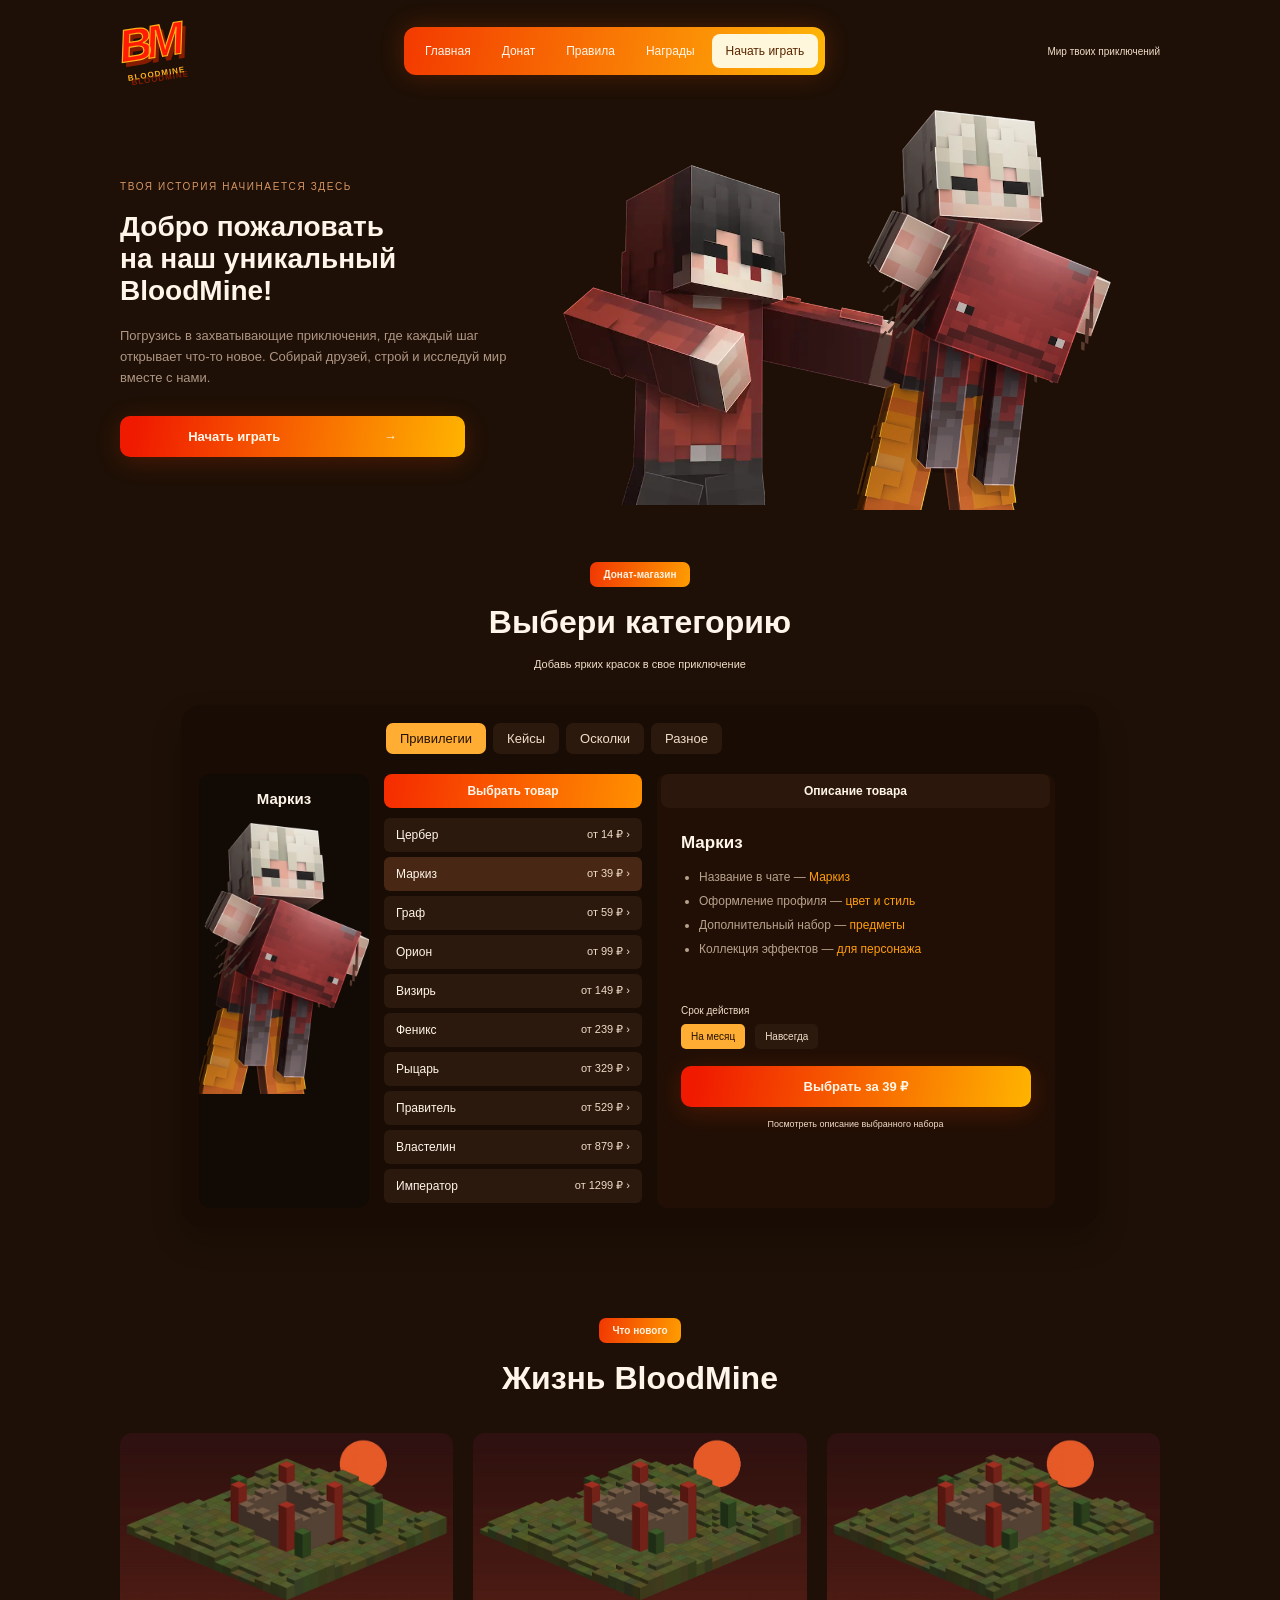
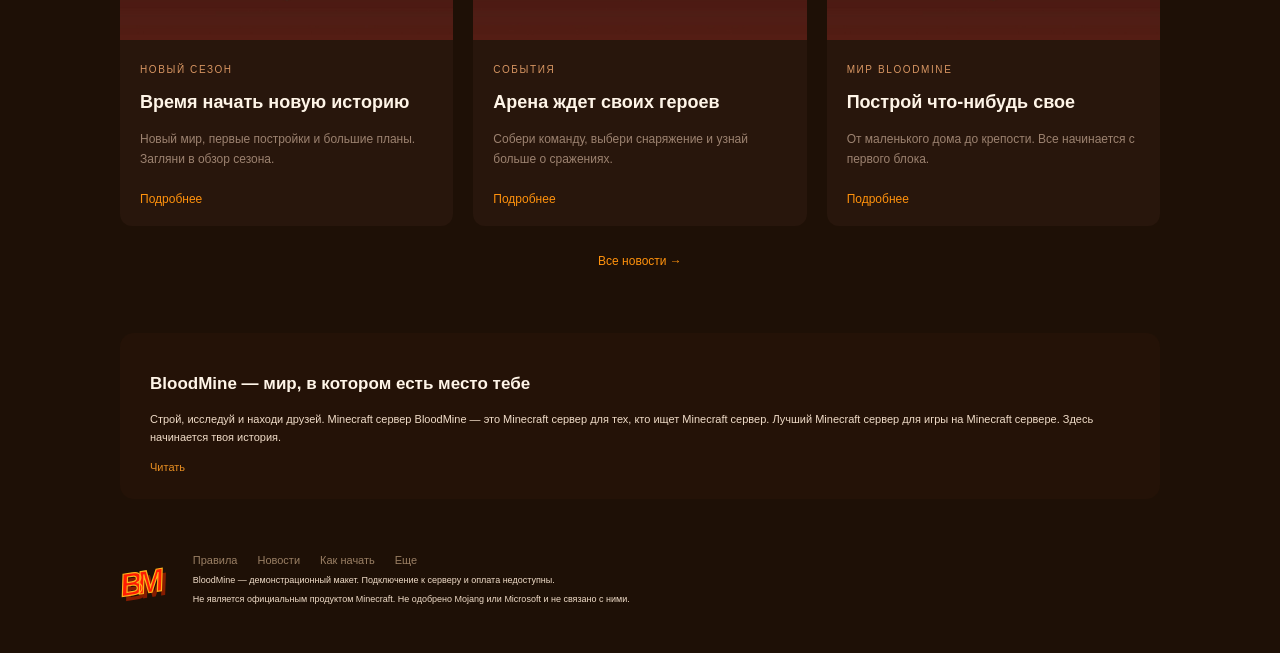
<file: index.html>
<!DOCTYPE html>
<html lang="ru">
<head>
  <meta charset="UTF-8">
  <meta name="viewport" content="width=1100">
  <title>BloodMine — главная</title>
  <meta name="description" content="Демонстрационный сайт BloodMine: знакомство с проектом, каталог привилегий, новости, правила и награды.">
  <meta name="keywords" content="minecraft, сервер, сервер майнкрафт, майнкрафт сервер, лучший сервер, донат, minecraft сервер">


  <link rel="stylesheet" href="assets/css/styles.css">
</head>
<body>
    <div class="header wrap">
      <a class="logo" href="index.html">BM<span>BLOODMINE</span></a>
      <div class="nav">
        <a href="index.html">Главная</a><a href="index.html#shop">Донат</a><a href="rules.html">Правила</a><a href="rewards.html">Награды</a>
        <a class="nav-light" href="how-to-play.html">Начать играть</a>
      </div>
      <div class="header-note">Мир твоих приключений</div>
    </div>
    <div class="hero wrap">
      <div class="hero-copy"><span class="eyebrow">Твоя история начинается здесь</span><h1>Добро пожаловать<br>на наш уникальный<br><span>BloodMine!</span></h1>
      <p>Погрузись в захватывающие приключения, где каждый шаг открывает что-то новое. Собирай друзей, строй и исследуй мир вместе с нами.</p>
      <a class="orange hero-button" href="how-to-play.html">Начать играть <span>→</span></a></div>
      <div class="hero-players"><img class="hero-back" src="assets/ImagesWeb/hero-secondary.webp" alt="hero-secondary.webp"><img class="hero-front" src="assets/ImagesWeb/player.webp" alt="player.webp"></div>
    </div>
    <div class="shop-section wrap" id="shop">
      <div class="section-title"><span class="pill">Донат-магазин</span><h2>Выбери категорию</h2><p>Добавь ярких красок в свое приключение</p></div>
      <div class="store">
        <div class="tabs"><div class="tab active" data-category="ranks" onclick="setCategory('ranks')">Привилегии</div><div class="tab" data-category="cases" onclick="setCategory('cases')">Кейсы</div><div class="tab" data-category="shards" onclick="setCategory('shards')">Осколки</div><div class="tab" data-category="other" onclick="setCategory('other')">Разное</div></div>
        <div class="store-body"><div class="store-preview"><h4 id="preview-name">Маркиз</h4><img id="preview-image" src="assets/ImagesWeb/player.webp" alt="player.webp"></div>
          <div class="product-column"><div class="column-heading">Выбрать товар</div><div id="product-list"></div></div>
          <div class="description-column"><div class="column-heading secondary">Описание товара</div><h4 id="product-name">Маркиз</h4><div id="product-description"></div><div class="term-label">Срок действия</div><div class="terms"><span class="selected" onclick="setTerm(this,'На месяц')">На месяц</span><span onclick="setTerm(this,'Навсегда')">Навсегда</span></div><button id="choose-product" class="orange" onclick="selectProduct()">Выбрать за 39 ₽</button><p class="fineprint">Посмотреть описание выбранного набора</p></div>
        </div>
      </div>
    </div>
    <div class="wrap news-section"><div class="section-title"><span class="pill">Что нового</span><h2>Жизнь BloodMine</h2></div><div class="news-grid">
        <div class="news-card"><img src="assets/ImagesWeb/season.webp" alt="Игровой мир Minecraft — иллюстрация нового сезона"><div class="news-copy"><span class="eyebrow">Новый сезон</span><h4>Время начать новую историю</h4><p>Новый мир, первые постройки и большие планы. Загляни в обзор сезона.</p><a href="article.html">Подробнее</a></div></div>
        <div class="news-card"><img src="assets/ImagesWeb/arena.webp" alt="Арена в Minecraft"><div class="news-copy"><span class="eyebrow">События</span><h4>Арена ждет своих героев</h4><p>Собери команду, выбери снаряжение и узнай больше о сражениях.</p><a href="article.html">Подробнее</a></div></div>
        <div class="news-card"><img src="assets/ImagesWeb/world.webp" alt="Мир Minecraft — иллюстрация к материалу о строительстве"><div class="news-copy"><span class="eyebrow">Мир BloodMine</span><h4>Построй что-нибудь свое</h4><p>От маленького дома до крепости. Все начинается с первого блока.</p><a href="article.html">Подробнее</a></div></div>
      </div><a class="text-link" href="news.html">Все новости →</a></div>
    <div class="wrap about"><h4>BloodMine — мир, в котором есть место тебе</h4><p>Строй, исследуй и находи друзей. Minecraft сервер BloodMine — это Minecraft сервер для тех, кто ищет Minecraft сервер. Лучший Minecraft сервер для игры на Minecraft сервере. Здесь начинается твоя история.</p><a href="rules.html">Читать</a></div>
    <div class="footer wrap">
      <a class="logo small-logo" href="index.html">BM</a>
      <div><div class="footer-links"><a href="rules.html">Правила</a><a href="news.html">Новости</a><a href="how-to-play.html">Как начать</a><a href="archive.html">Еще</a></div>
      <p>BloodMine — демонстрационный макет. Подключение к серверу и оплата недоступны.</p>
      <p>Не является официальным продуктом Minecraft. Не одобрено Mojang или Microsoft и не связано с ними.</p></div>
    </div>
    <div class="overlay" id="dialog"><div class="modal"><div class="modal-close" onclick="closeDialog()">×</div><div class="pill">BloodMine</div><h2 id="dialog-title">Информация</h2><p id="dialog-text"></p><button class="orange" onclick="closeDialog()">Понятно</button></div></div>
    <script src="assets/js/app.js"></script><script src="assets/js/effects.js"></script>
</body>
</html>
</file>
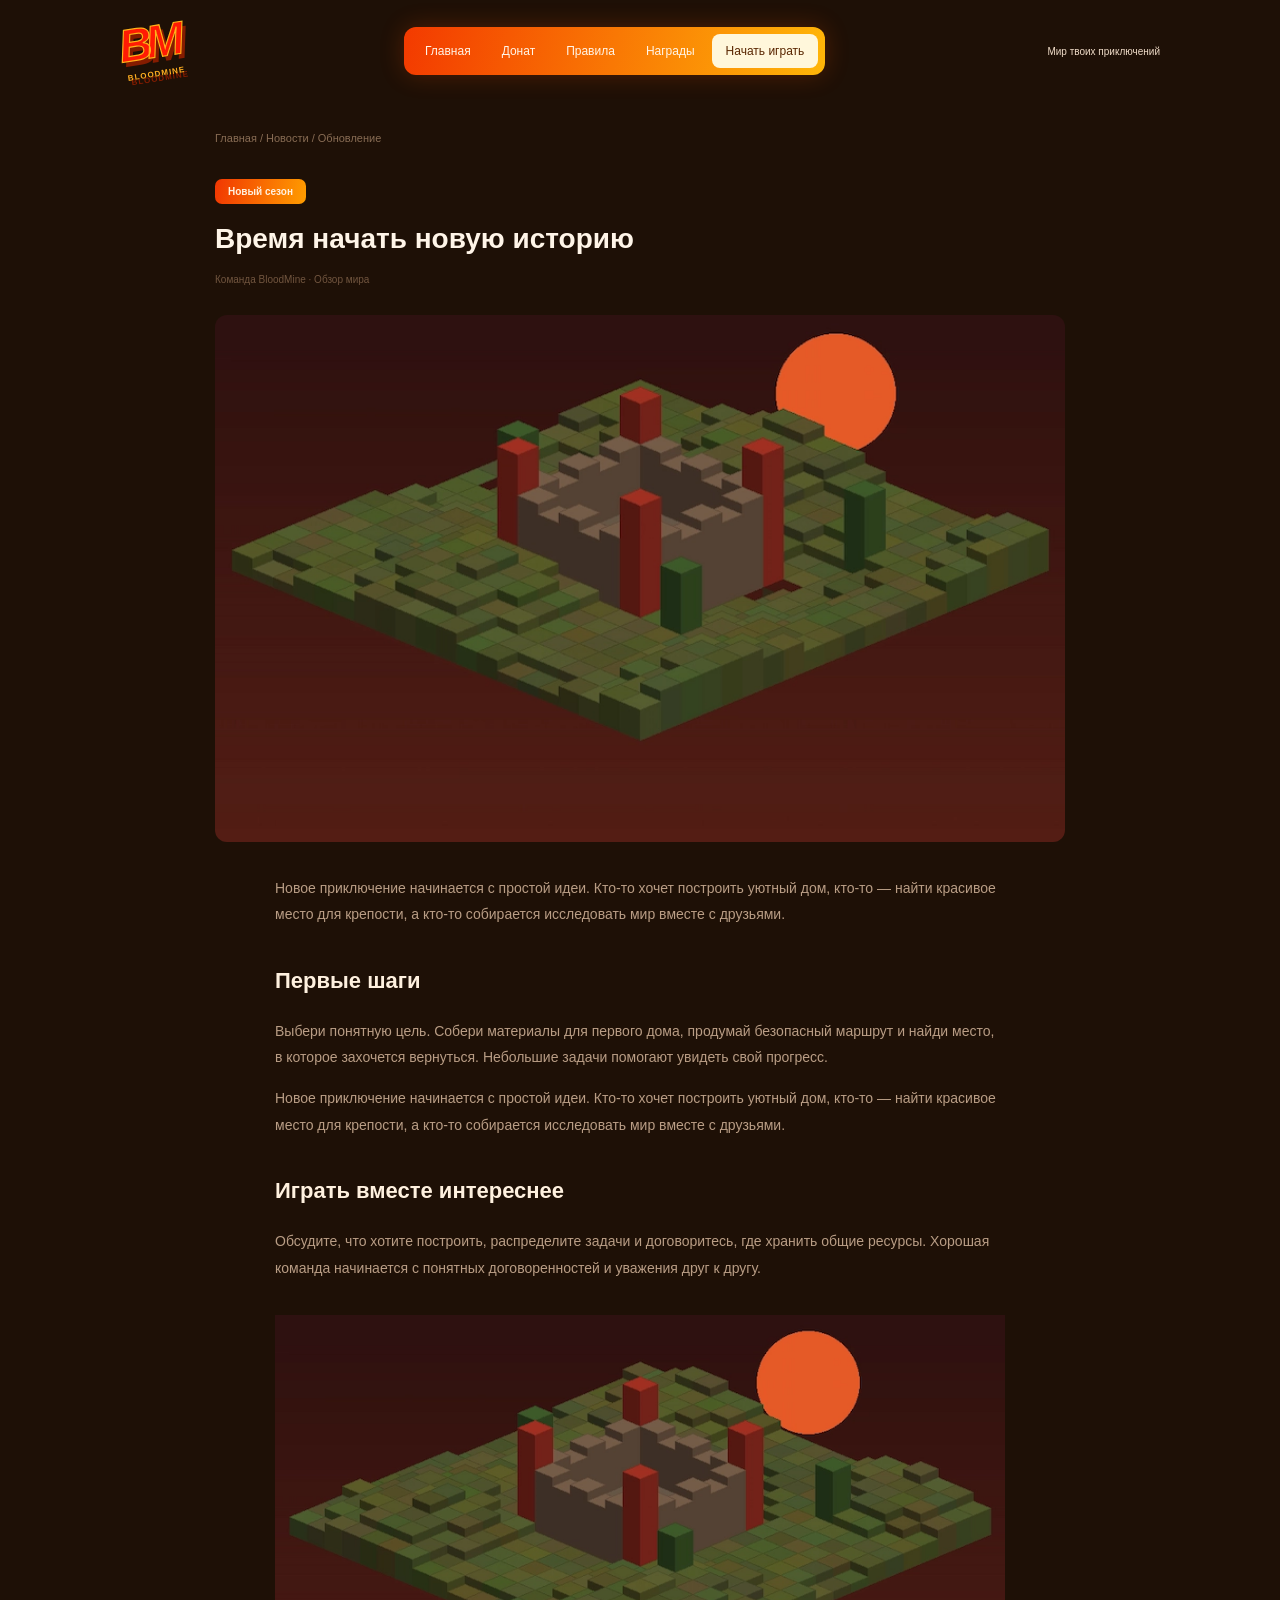
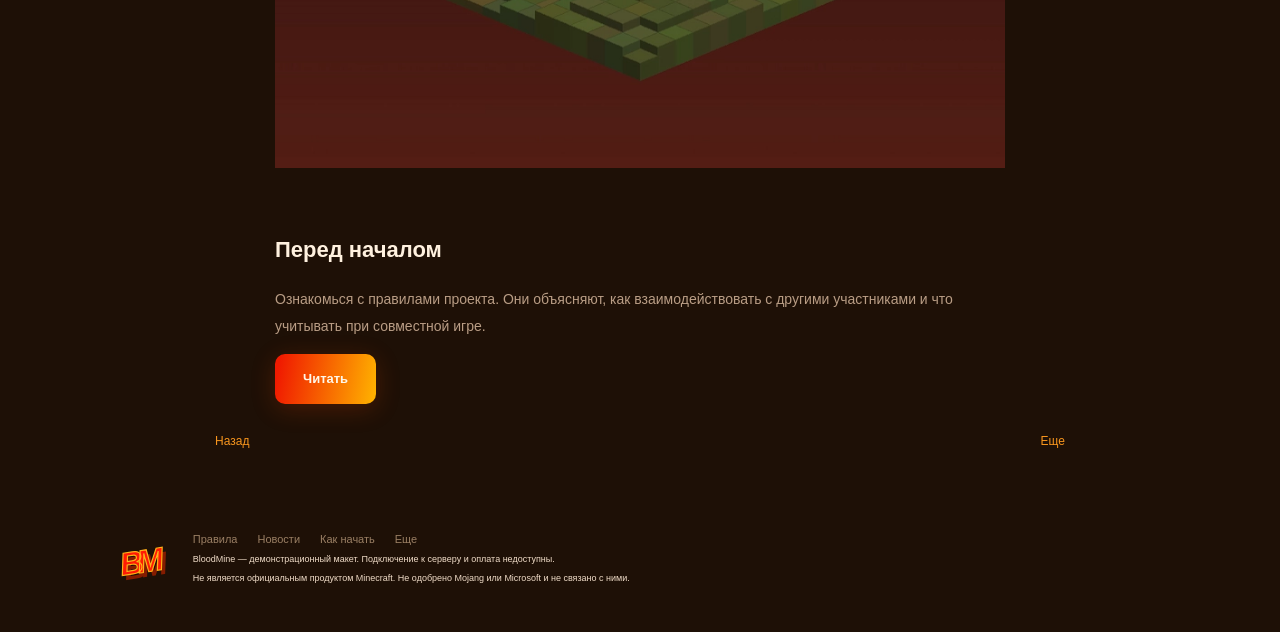
<file: article.html>
<!DOCTYPE html>
<html lang="ru">
<head>
  <meta charset="UTF-8">
  <meta name="viewport" content="width=1100">
  <title>Время начать новую историю — BloodMine</title>
  <meta name="description" content="Обзор нового приключения в BloodMine: первые постройки, исследование мира, совместная игра и подготовка к началу сезона.">
  <meta name="keywords" content="minecraft, сервер, сервер майнкрафт, майнкрафт сервер, лучший сервер, донат, minecraft сервер">


  <link rel="stylesheet" href="assets/css/styles.css">
</head>
<body>
    <div class="header wrap">
      <a class="logo" href="index.html">BM<span>BLOODMINE</span></a>
      <div class="nav">
        <a href="index.html">Главная</a><a href="index.html#shop">Донат</a><a href="rules.html">Правила</a><a href="rewards.html">Награды</a>
        <a class="nav-light" href="how-to-play.html">Начать играть</a>
      </div>
      <div class="header-note">Мир твоих приключений</div>
    </div>
    <div class="wrap article-page"><div class="breadcrumbs"><a href="index.html">Главная</a> / <a href="news.html">Новости</a> / Обновление</div><span class="pill">Новый сезон</span><h1>Время начать новую историю</h1><p class="article-meta">Команда BloodMine · Обзор мира</p><img class="article-cover" src="assets/ImagesWeb/season.webp" alt="Игровой мир Minecraft — иллюстрация нового сезона"><div class="article-body"><p>Новое приключение начинается с простой идеи. Кто-то хочет построить уютный дом, кто-то — найти красивое место для крепости, а кто-то собирается исследовать мир вместе с друзьями.</p><h4>Первые шаги</h4><p>Выбери понятную цель. Собери материалы для первого дома, продумай безопасный маршрут и найди место, в которое захочется вернуться. Небольшие задачи помогают увидеть свой прогресс.</p><p>Новое приключение начинается с простой идеи. Кто-то хочет построить уютный дом, кто-то — найти красивое место для крепости, а кто-то собирается исследовать мир вместе с друзьями.</p><h4>Играть вместе интереснее</h4><p>Обсудите, что хотите построить, распределите задачи и договоритесь, где хранить общие ресурсы. Хорошая команда начинается с понятных договоренностей и уважения друг к другу.</p><img src="assets/ImagesWeb/world.webp" alt="Мир Minecraft — иллюстрация к материалу о строительстве"><h4>Перед началом</h4><p>Ознакомься с правилами проекта. Они объясняют, как взаимодействовать с другими участниками и что учитывать при совместной игре.</p><a class="orange" href="rules.html">Читать</a></div><div class="article-bottom"><a href="news.html">Назад</a><a href="index.html#shop">Еще</a></div></div>
    <div class="footer wrap">
      <a class="logo small-logo" href="index.html">BM</a>
      <div><div class="footer-links"><a href="rules.html">Правила</a><a href="news.html">Новости</a><a href="how-to-play.html">Как начать</a><a href="archive.html">Еще</a></div>
      <p>BloodMine — демонстрационный макет. Подключение к серверу и оплата недоступны.</p>
      <p>Не является официальным продуктом Minecraft. Не одобрено Mojang или Microsoft и не связано с ними.</p></div>
    </div>
    <div class="overlay" id="dialog"><div class="modal"><div class="modal-close" onclick="closeDialog()">×</div><div class="pill">BloodMine</div><h2 id="dialog-title">Информация</h2><p id="dialog-text"></p><button class="orange" onclick="closeDialog()">Понятно</button></div></div>
    <script src="assets/js/app.js"></script><script src="assets/js/effects.js"></script>
</body>
</html>
</file>
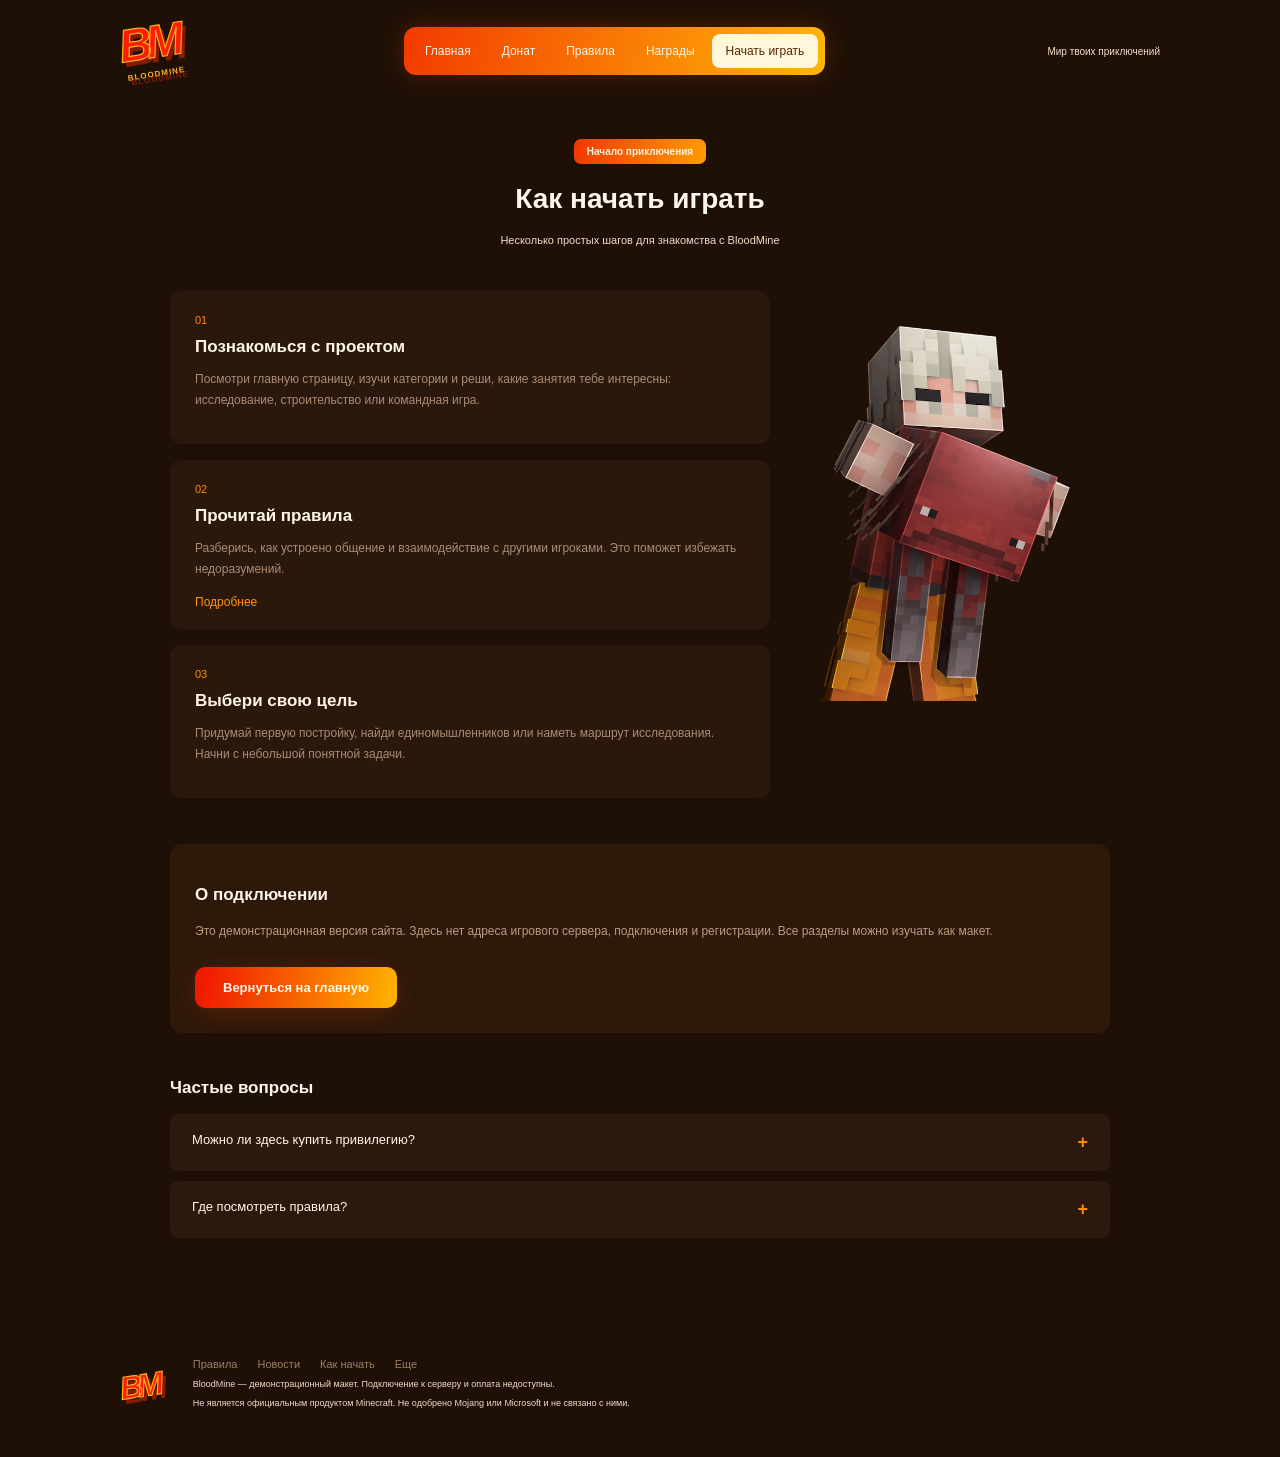
<file: how-to-play.html>
<!DOCTYPE html>
<html lang="ru">
<head>
  <meta charset="UTF-8">
  <meta name="viewport" content="width=1100">
  <title>Как начать играть — BloodMine</title>
  <meta name="description" content="Руководство по знакомству с демонстрационным проектом BloodMine: первые шаги, правила сообщества и ответы на частые вопросы.">
  <meta name="keywords" content="minecraft, сервер, сервер майнкрафт, майнкрафт сервер, лучший сервер, донат, minecraft сервер">


  <link rel="stylesheet" href="assets/css/styles.css">
</head>
<body>
    <div class="header wrap">
      <a class="logo" href="index.html">BM<span>BLOODMINE</span></a>
      <div class="nav">
        <a href="index.html">Главная</a><a href="index.html#shop">Донат</a><a href="rules.html">Правила</a><a href="rewards.html">Награды</a>
        <a class="nav-light" href="how-to-play.html">Начать играть</a>
      </div>
      <div class="header-note">Мир твоих приключений</div>
    </div>
    <div class="wrap inner-page"><div class="section-title"><span class="pill">Начало приключения</span><h1>Как начать играть</h1><p>Несколько простых шагов для знакомства с BloodMine</p></div>
    <div class="guide-layout"><div class="guide-steps"><div class="guide-step"><span>01</span><h4>Познакомься с проектом</h4><p>Посмотри главную страницу, изучи категории и реши, какие занятия тебе интересны: исследование, строительство или командная игра.</p></div><div class="guide-step"><span>02</span><h4>Прочитай правила</h4><p>Разберись, как устроено общение и взаимодействие с другими игроками. Это поможет избежать недоразумений.</p><a href="rules.html">Подробнее</a></div><div class="guide-step"><span>03</span><h4>Выбери свою цель</h4><p>Придумай первую постройку, найди единомышленников или наметь маршрут исследования. Начни с небольшой понятной задачи.</p></div></div><img class="guide-player" src="assets/ImagesWeb/player.webp" alt="player.webp"></div>
    <div class="guide-note"><h4>О подключении</h4><p>Это демонстрационная версия сайта. Здесь нет адреса игрового сервера, подключения и регистрации. Все разделы можно изучать как макет.</p><a class="orange" href="index.html">Вернуться на главную</a></div>
    <div class="faq"><h4>Частые вопросы</h4><div class="rule"><div class="rule-heading" onclick="toggleRule(this)">Можно ли здесь купить привилегию?<b>+</b></div><div class="rule-content">Нет. Каталог показывает пример выбора товара. Платежи и выдача игровых предметов не подключены.</div></div><div class="rule"><div class="rule-heading" onclick="toggleRule(this)">Где посмотреть правила?<b>+</b></div><div class="rule-content">Открой раздел «Правила» в верхнем меню. Каждый пункт можно раскрыть отдельно.</div></div></div></div>
    <div class="footer wrap">
      <a class="logo small-logo" href="index.html">BM</a>
      <div><div class="footer-links"><a href="rules.html">Правила</a><a href="news.html">Новости</a><a href="how-to-play.html">Как начать</a><a href="archive.html">Еще</a></div>
      <p>BloodMine — демонстрационный макет. Подключение к серверу и оплата недоступны.</p>
      <p>Не является официальным продуктом Minecraft. Не одобрено Mojang или Microsoft и не связано с ними.</p></div>
    </div>
    <div class="overlay" id="dialog"><div class="modal"><div class="modal-close" onclick="closeDialog()">×</div><div class="pill">BloodMine</div><h2 id="dialog-title">Информация</h2><p id="dialog-text"></p><button class="orange" onclick="closeDialog()">Понятно</button></div></div>
    <script src="assets/js/app.js"></script><script src="assets/js/effects.js"></script>
</body>
</html>
</file>
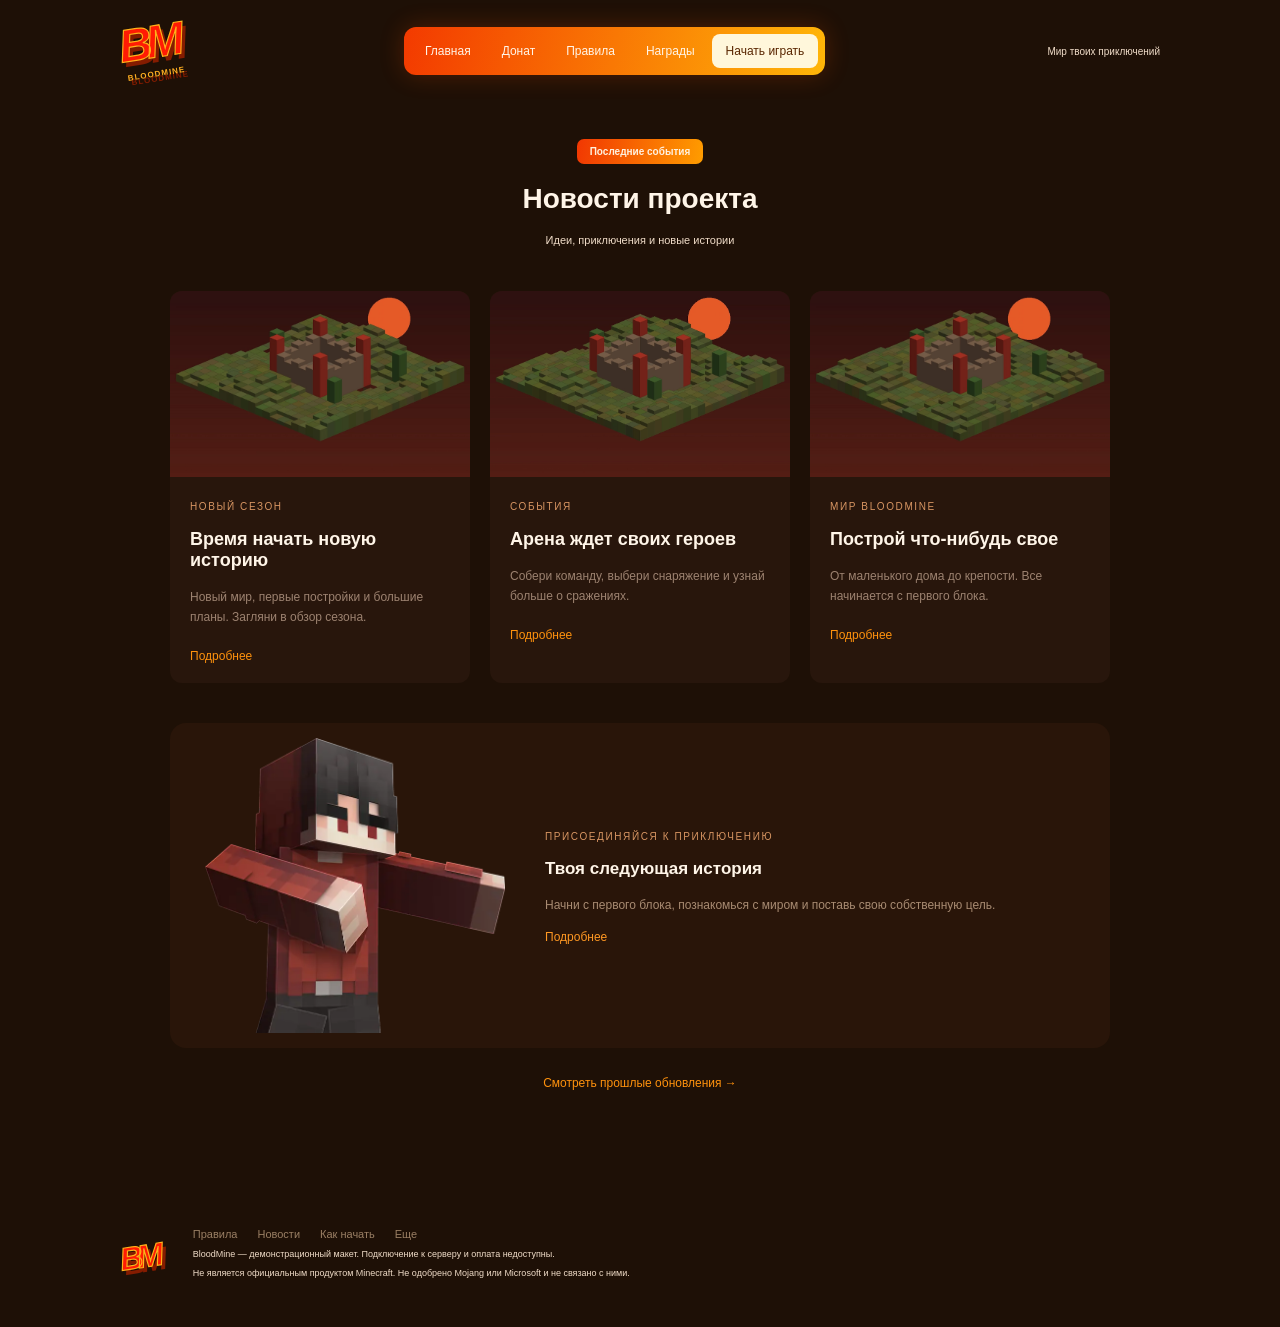
<file: news.html>
<!DOCTYPE html>
<html lang="ru">
<head>
  <meta charset="UTF-8">
  <meta name="viewport" content="width=1100">
  <title>Новости проекта — BloodMine</title>
  <meta name="description" content="Новости демонстрационного проекта BloodMine: новый сезон, арена и идеи для строительства. Переходы к материалам и руководству.">
  <meta name="keywords" content="minecraft, сервер, сервер майнкрафт, майнкрафт сервер, лучший сервер, донат, minecraft сервер">


  <link rel="stylesheet" href="assets/css/styles.css">
</head>
<body>
    <div class="header wrap">
      <a class="logo" href="index.html">BM<span>BLOODMINE</span></a>
      <div class="nav">
        <a href="index.html">Главная</a><a href="index.html#shop">Донат</a><a href="rules.html">Правила</a><a href="rewards.html">Награды</a>
        <a class="nav-light" href="how-to-play.html">Начать играть</a>
      </div>
      <div class="header-note">Мир твоих приключений</div>
    </div>
    <div class="wrap inner-page"><div class="section-title"><span class="pill">Последние события</span><h1>Новости проекта</h1><p>Идеи, приключения и новые истории</p></div><div class="news-grid">
        <div class="news-card"><img src="assets/ImagesWeb/season.webp" alt="Игровой мир Minecraft — иллюстрация нового сезона"><div class="news-copy"><span class="eyebrow">Новый сезон</span><h4>Время начать новую историю</h4><p>Новый мир, первые постройки и большие планы. Загляни в обзор сезона.</p><a href="article.html">Подробнее</a></div></div>
        <div class="news-card"><img src="assets/ImagesWeb/arena.webp" alt="Арена в Minecraft"><div class="news-copy"><span class="eyebrow">События</span><h4>Арена ждет своих героев</h4><p>Собери команду, выбери снаряжение и узнай больше о сражениях.</p><a href="article.html">Подробнее</a></div></div>
        <div class="news-card"><img src="assets/ImagesWeb/world.webp" alt="Мир Minecraft — иллюстрация к материалу о строительстве"><div class="news-copy"><span class="eyebrow">Мир BloodMine</span><h4>Построй что-нибудь свое</h4><p>От маленького дома до крепости. Все начинается с первого блока.</p><a href="article.html">Подробнее</a></div></div>
      </div><div class="news-wide"><img src="assets/ImagesWeb/hero-secondary.webp" alt="hero-secondary.webp"><div><span class="eyebrow">Присоединяйся к приключению</span><h4>Твоя следующая история</h4><p>Начни с первого блока, познакомься с миром и поставь свою собственную цель.</p><a href="how-to-play.html">Подробнее</a></div></div><a class="text-link" href="archive.html">Смотреть прошлые обновления →</a></div>
    <div class="footer wrap">
      <a class="logo small-logo" href="index.html">BM</a>
      <div><div class="footer-links"><a href="rules.html">Правила</a><a href="news.html">Новости</a><a href="how-to-play.html">Как начать</a><a href="archive.html">Еще</a></div>
      <p>BloodMine — демонстрационный макет. Подключение к серверу и оплата недоступны.</p>
      <p>Не является официальным продуктом Minecraft. Не одобрено Mojang или Microsoft и не связано с ними.</p></div>
    </div>
    <div class="overlay" id="dialog"><div class="modal"><div class="modal-close" onclick="closeDialog()">×</div><div class="pill">BloodMine</div><h2 id="dialog-title">Информация</h2><p id="dialog-text"></p><button class="orange" onclick="closeDialog()">Понятно</button></div></div>
    <script src="assets/js/app.js"></script><script src="assets/js/effects.js"></script>
</body>
</html>
</file>
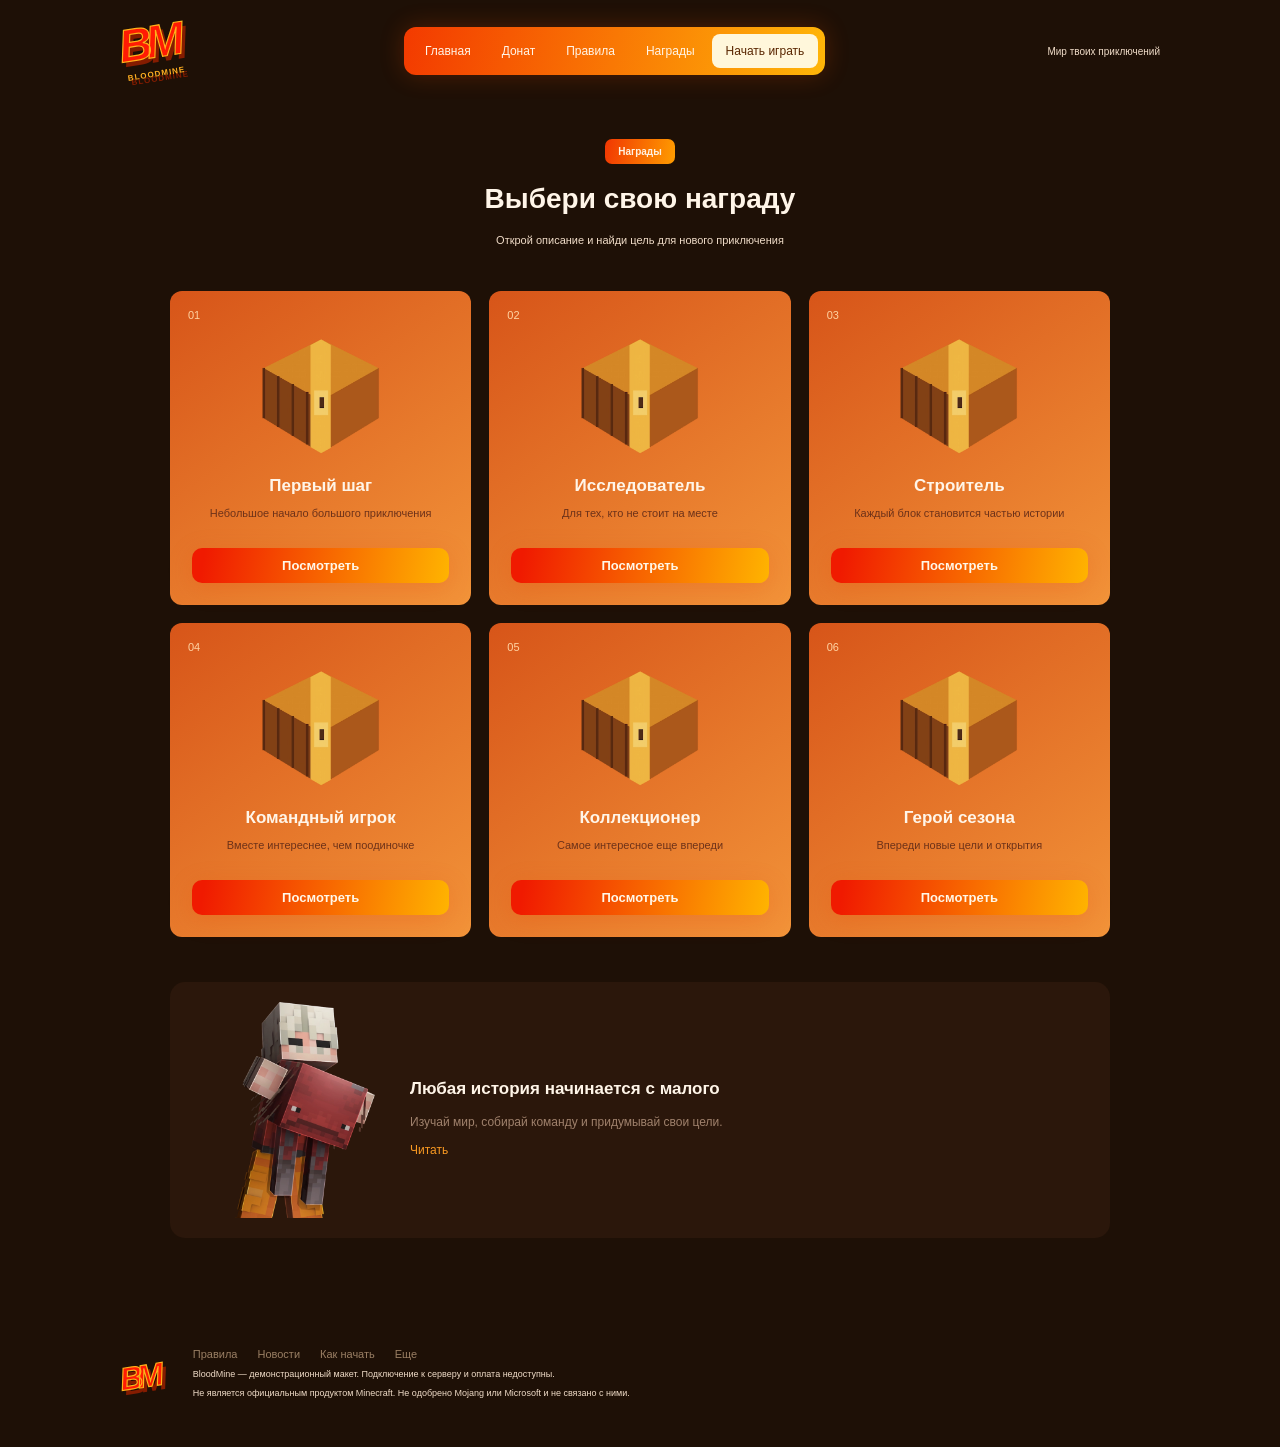
<file: rewards.html>
<!DOCTYPE html>
<html lang="ru">
<head>
  <meta charset="UTF-8">
  <meta name="viewport" content="width=1100">
  <title>Награды — BloodMine</title>
  <meta name="description" content="Демонстрационные награды BloodMine: первый шаг, исследователь, строитель, командный игрок, коллекционер и герой сезона.">
  <meta name="keywords" content="minecraft, сервер, сервер майнкрафт, майнкрафт сервер, лучший сервер, донат, minecraft сервер">


  <link rel="stylesheet" href="assets/css/styles.css">
</head>
<body>
    <div class="header wrap">
      <a class="logo" href="index.html">BM<span>BLOODMINE</span></a>
      <div class="nav">
        <a href="index.html">Главная</a><a href="index.html#shop">Донат</a><a href="rules.html">Правила</a><a href="rewards.html">Награды</a>
        <a class="nav-light" href="how-to-play.html">Начать играть</a>
      </div>
      <div class="header-note">Мир твоих приключений</div>
    </div>
    <div class="wrap inner-page"><div class="section-title"><span class="pill">Награды</span><h1>Выбери свою награду</h1><p>Открой описание и найди цель для нового приключения</p></div><div class="rewards-grid"><div class="reward-card"><span class="reward-number">01</span><img src="assets/ImagesWeb/chest.webp" alt="chest.webp"><h4>Первый шаг</h4><p>Небольшое начало большого приключения</p><button class="orange" onclick="showReward('Первый шаг')">Посмотреть</button></div>
<div class="reward-card"><span class="reward-number">02</span><img src="assets/ImagesWeb/chest.webp" alt="chest.webp"><h4>Исследователь</h4><p>Для тех, кто не стоит на месте</p><button class="orange" onclick="showReward('Исследователь')">Посмотреть</button></div>
<div class="reward-card"><span class="reward-number">03</span><img src="assets/ImagesWeb/chest.webp" alt="chest.webp"><h4>Строитель</h4><p>Каждый блок становится частью истории</p><button class="orange" onclick="showReward('Строитель')">Посмотреть</button></div>
<div class="reward-card"><span class="reward-number">04</span><img src="assets/ImagesWeb/chest.webp" alt="chest.webp"><h4>Командный игрок</h4><p>Вместе интереснее, чем поодиночке</p><button class="orange" onclick="showReward('Командный игрок')">Посмотреть</button></div>
<div class="reward-card"><span class="reward-number">05</span><img src="assets/ImagesWeb/chest.webp" alt="chest.webp"><h4>Коллекционер</h4><p>Самое интересное еще впереди</p><button class="orange" onclick="showReward('Коллекционер')">Посмотреть</button></div>
<div class="reward-card"><span class="reward-number">06</span><img src="assets/ImagesWeb/chest.webp" alt="chest.webp"><h4>Герой сезона</h4><p>Впереди новые цели и открытия</p><button class="orange" onclick="showReward('Герой сезона')">Посмотреть</button></div></div><div class="reward-banner"><img src="assets/ImagesWeb/player.webp" alt="player.webp"><div><h4>Любая история начинается с малого</h4><p>Изучай мир, собирай команду и придумывай свои цели.</p><a href="rules.html">Читать</a></div></div></div>
    <div class="footer wrap">
      <a class="logo small-logo" href="index.html">BM</a>
      <div><div class="footer-links"><a href="rules.html">Правила</a><a href="news.html">Новости</a><a href="how-to-play.html">Как начать</a><a href="archive.html">Еще</a></div>
      <p>BloodMine — демонстрационный макет. Подключение к серверу и оплата недоступны.</p>
      <p>Не является официальным продуктом Minecraft. Не одобрено Mojang или Microsoft и не связано с ними.</p></div>
    </div>
    <div class="overlay" id="dialog"><div class="modal"><div class="modal-close" onclick="closeDialog()">×</div><div class="pill">BloodMine</div><h2 id="dialog-title">Информация</h2><p id="dialog-text"></p><button class="orange" onclick="closeDialog()">Понятно</button></div></div>
    <script src="assets/js/app.js"></script><script src="assets/js/effects.js"></script>
</body>
</html>
</file>
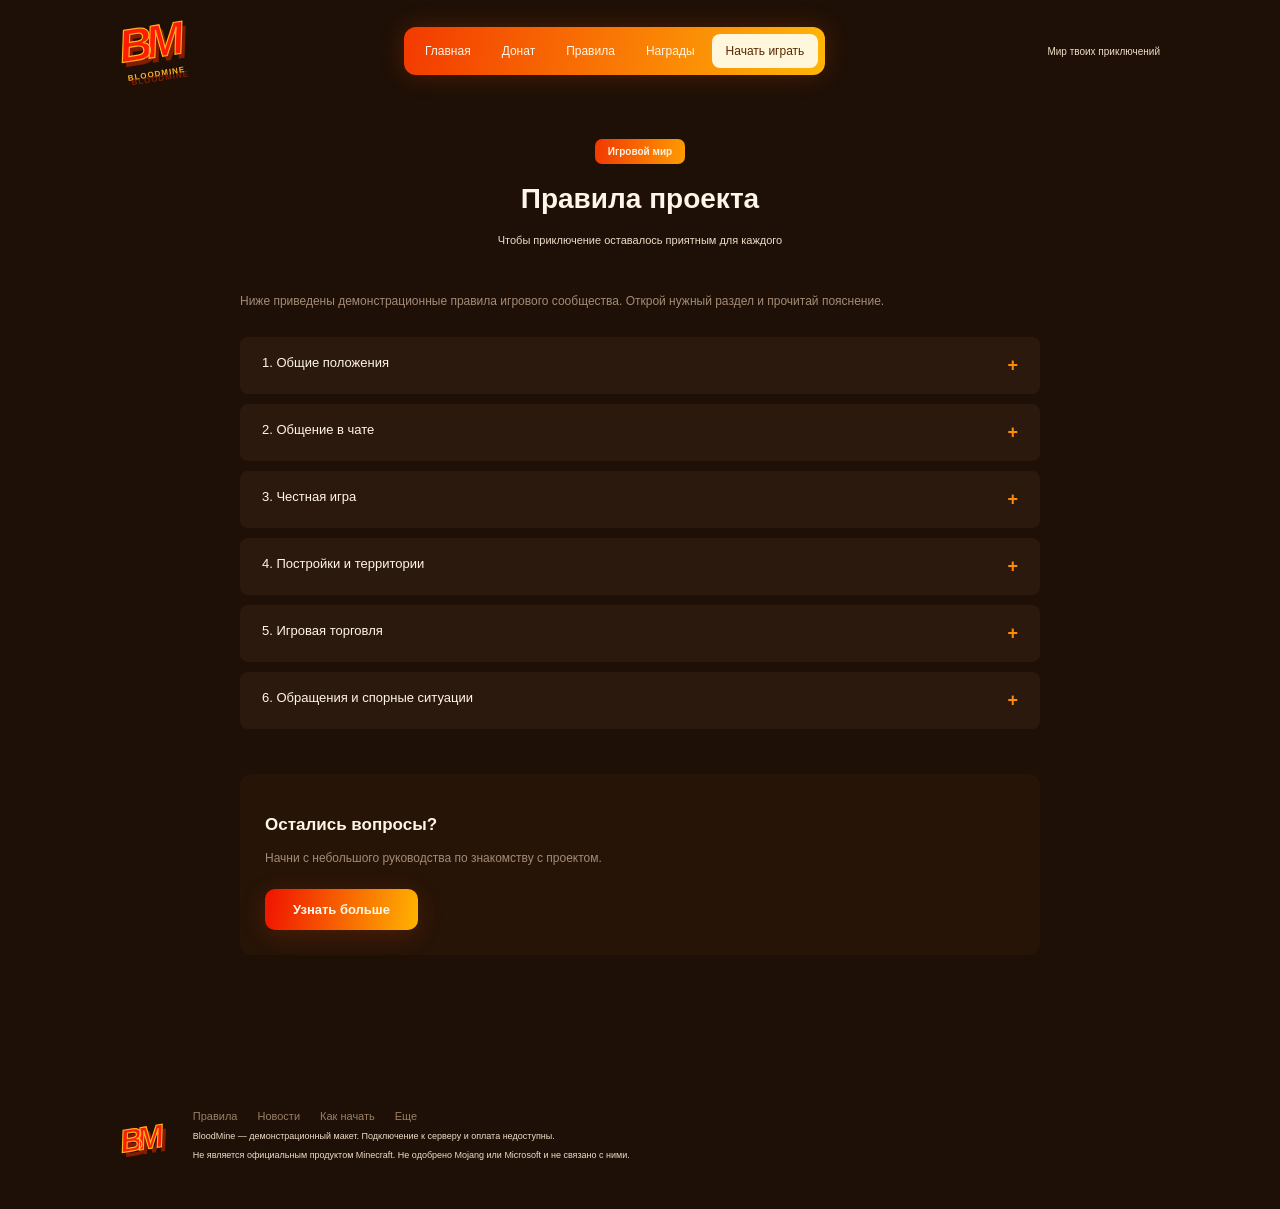
<file: rules.html>
<!DOCTYPE html>
<html lang="ru">
<head>
  <meta charset="UTF-8">
  <meta name="viewport" content="width=1100">
  <title>Правила проекта — BloodMine</title>
  <meta name="description" content="Правила сообщества BloodMine: общение в чате, честная игра, постройки, торговля и разбор спорных ситуаций.">
  <meta name="keywords" content="minecraft, сервер, сервер майнкрафт, майнкрафт сервер, лучший сервер, донат, minecraft сервер">

  <link rel="stylesheet" href="assets/css/styles.css">
</head>
<body>
    <div class="header wrap">
      <a class="logo" href="index.html">BM<span>BLOODMINE</span></a>
      <div class="nav">
        <a href="index.html">Главная</a><a href="index.html#shop">Донат</a><a href="rules.html">Правила</a><a href="rewards.html">Награды</a>
        <a class="nav-light" href="how-to-play.html">Начать играть</a>
      </div>
      <div class="header-note">Мир твоих приключений</div>
    </div>
    <div class="wrap inner-page"><div class="section-title"><span class="pill">Игровой мир</span><h1>Правила проекта</h1><p>Чтобы приключение оставалось приятным для каждого</p></div><div class="rules-intro"><p>Ниже приведены демонстрационные правила игрового сообщества. Открой нужный раздел и прочитай пояснение.</p></div><div class="rules-list"><div class="rule"><div class="rule-heading" onclick="toggleRule(this)"><span>1. Общие положения</span><b>+</b></div><div class="rule-content">Уважайте других участников. Перед началом игры ознакомьтесь с правилами и уточните непонятные пункты. Правила помогают сохранять понятные условия для всех. Незнание правил не освобождает от необходимости их соблюдать.</div></div>
<div class="rule"><div class="rule-heading" onclick="toggleRule(this)"><span>2. Общение в чате</span><b>+</b></div><div class="rule-content">Не оскорбляйте собеседников, не засоряйте чат повторяющимися сообщениями и не публикуйте чужие личные сведения. Для разногласий используйте спокойное обсуждение. Сообщение должно быть понятно другим игрокам.</div></div>
<div class="rule"><div class="rule-heading" onclick="toggleRule(this)"><span>3. Честная игра</span><b>+</b></div><div class="rule-content">Не используйте программы и изменения клиента, дающие запрещенное преимущество. Не пытайтесь обходить ограничения игры. Если заметили ошибку, опишите обстоятельства ее появления и не используйте ее против других игроков.</div></div>
<div class="rule"><div class="rule-heading" onclick="toggleRule(this)"><span>4. Постройки и территории</span><b>+</b></div><div class="rule-content">Уважайте границы чужих построек. Перед совместным строительством договоритесь о доступе и обязанностях. Не выдавайте чужую работу за свою и не мешайте другим участникам развивать их территорию.</div></div>
<div class="rule"><div class="rule-heading" onclick="toggleRule(this)"><span>5. Игровая торговля</span><b>+</b></div><div class="rule-content">Заранее обсуждайте условия обмена. Проверяйте предмет и количество до подтверждения договоренности. Не обманывайте других игроков и не обещайте то, что не можете передать.</div></div>
<div class="rule"><div class="rule-heading" onclick="toggleRule(this)"><span>6. Обращения и спорные ситуации</span><b>+</b></div><div class="rule-content">Опишите, что произошло, когда это случилось и какие действия этому предшествовали. Сохраните снимки экрана. По одному короткому сообщению без контекста трудно понять обстоятельства ситуации.</div></div></div><div class="bottom-help"><h4>Остались вопросы?</h4><p>Начни с небольшого руководства по знакомству с проектом.</p><a class="orange" href="how-to-play.html">Узнать больше</a></div></div>
    <div class="footer wrap">
      <a class="logo small-logo" href="index.html">BM</a>
      <div><div class="footer-links"><a href="rules.html">Правила</a><a href="news.html">Новости</a><a href="how-to-play.html">Как начать</a><a href="archive.html">Еще</a></div>
      <p>BloodMine — демонстрационный макет. Подключение к серверу и оплата недоступны.</p>
      <p>Не является официальным продуктом Minecraft. Не одобрено Mojang или Microsoft и не связано с ними.</p></div>
    </div>
    <div class="overlay" id="dialog"><div class="modal"><div class="modal-close" onclick="closeDialog()">×</div><div class="pill">BloodMine</div><h2 id="dialog-title">Информация</h2><p id="dialog-text"></p><button class="orange" onclick="closeDialog()">Понятно</button></div></div>
    <script src="assets/js/app.js"></script><script src="assets/js/effects.js"></script>
</body>
</html>
</file>
<file: assets/css/styles.css>
* {
    box-sizing: border-box;
}

html {
    scroll-behavior: smooth;
}

body {
    margin: 0;

    color: #fff5e8;
    background: #1e1006;
    font-family: "Trebuchet MS", Arial, sans-serif;
    font-size: 14px;
}

a {
    color: inherit;
    text-decoration: none;
}

button {
    font-family: inherit;
    cursor: pointer;
    border: 0;
    color: white;
}

.wrap {
    width: 1040px;
    margin: 0 auto;
}

.header {
    height: 102px;
    display: flex;
    align-items: center;
    justify-content: space-between;
}

.logo {
    display: inline-block;
    color: #ff1b04;
    font-family: Impact, "Arial Black", sans-serif;
    font-weight: 900;
    font-style: italic;
    font-size: 46px;
    line-height: .8;
    letter-spacing: -6px;
    transform: rotate(-9deg);
    -webkit-text-stroke: 1.2px #ffb11a;
    text-shadow: 3px 5px #851c00;
}

.logo span {
    display: block;
    font: bold 8px Arial;
    letter-spacing: 1px;
    margin: 9px 0 0 4px;
    -webkit-text-stroke: 0;
    color: #ffaf22;
}

.nav {
    display: flex;
    gap: 3px;
    align-items: center;
    padding: 7px;
    border-radius: 12px;
    background: linear-gradient(100deg,#f33a00,#ffb608);
    box-shadow: 0 0 24px #ff510039;
}

.nav a {
    font-size: 12px;
    padding: 10px 14px;
    border-radius: 8px;
}

.nav a:hover {
    background: #ffffff20;
}

.nav-light {
    background: #fff7db;
    color: #cb5a02;
}

.header-note {
    color: #6c523f;
    font-size: 10px;
}

.hero {
    height: 430px;
    position: relative;
    display: flex;
    align-items: center;
}

.hero-copy {
    width: 500px;
    position: relative;
    z-index: 1;
}

.eyebrow {
    text-transform: uppercase;
    color: #d79562;
    font-size: 10px;
    letter-spacing: 1.6px;
}

h2 {
    font-size: 32px;
    line-height: 1.08;
    margin: 18px 0;
    font-weight: 900;
}




.hero p {
    width: 390px;
    font-size: 13px;
    line-height: 1.6;
    color: #ae9584;
}

.hero-players {
    position: absolute;
    left: 448px;
    top: 8px;
    width: 610px;
    height: auto;
}

.orange {
    display: inline-block;
    text-align: center;
    padding: 13px 28px;
    background: linear-gradient(100deg,#f01a00 5%,#ffb400 100%);
    color: #fff7e8;
    border-radius: 10px;
    font-size: 13px;
    font-weight: bold;
    box-shadow: 0 5px 25px #e9410036;
}

.orange:hover {
    filter: brightness(1.1);
}

.hero-button {
    width: 345px;
    margin-top: 15px;
}

.hero-button span {
    margin-left: 100px;
}

.section-title {
    text-align: center;
    margin: 22px 0 35px;
}

.pill {
    display: inline-block;
    border-radius: 7px;
    background: linear-gradient(100deg,#f13702,#ff9d00);
    color: #fff1df;
    padding: 7px 13px;
    font-size: 10px;
    font-weight: bold;
}



.section-title p {
    color: #8a6f5a;
    font-size: 11px;
}

.shop-section {
    padding-top: 8px;
}

.store {
    width: 918px;
    margin: auto;
    padding: 18px;
    border-radius: 20px;
    background: #180c04;
    box-shadow: 0 15px 30px #00000035;
}

.tabs {
    display: flex;
    gap: 7px;
    margin: 0 0 20px 187px;
}

.tab {
    padding: 8px 14px;
    font-size: 13px;
    cursor: pointer;
    color: #8a7464;
    border-radius: 7px;
}

.tab.active {
    background: linear-gradient(100deg,#f52300,#ff8900);
    color: #fff;
}

.store-body {
    display: flex;
    gap: 15px;
}

.store-preview {
    width: 170px;
    text-align: center;
    background: #120a04;
    border-radius: 12px;
    overflow: hidden;
}

h4 {
    margin: 16px 0;
    font-size: 17px;
}

.store-preview h4 {
    font-size: 15px;
}

.store-preview img {
    width: 175px;
    height: auto;
    margin-left: -4px;
}

.product-column {
    width: 258px;
}

.column-heading {
    background: linear-gradient(100deg,#f52b00,#ff9000);
    padding: 10px;
    border-radius: 8px;
    text-align: center;
    font-size: 12px;
    font-weight: bold;
    margin-bottom: 10px;
}

.column-heading.secondary {
    background: #2b170b;
}

.product-row {
    display: flex;
    justify-content: space-between;
    padding: 10px 12px;
    margin: 5px 0;
    background: #2b190d;
    border-radius: 6px;
    font-size: 12px;
    cursor: pointer;
}

.product-row.chosen {
    background: #6a3f22;
}

.product-row:hover {
    background: #77401b;
}

.product-price {
    color: #baa28b;
    font-size: 11px;
}

.description-column {
    width: 398px;
    padding: 0 5px 18px 4px;
    background: #210f05;
    border-radius: 10px;
}

.description-column h4 {
    margin: 25px 20px 12px;
    font-size: 17px;
}

.description-column ul {
    padding: 0 22px 0 38px;
    color: #b8a28d;
    font-size: 12px;
    line-height: 2;
    min-height: 125px;
}

.description-column li span {
    color: #ff9e0b;
}

.term-label {
    font-size: 10px;
    color: #775e4b;
    margin: 15px 20px 8px;
}

.terms {
    display: flex;
    gap: 10px;
    font-size: 10px;
    margin: 0 20px 17px;
    color: #826953;
}

.terms span {
    padding: 7px 10px;
    border-radius: 5px;
    cursor: pointer;
}

.terms .selected {
    background: #ef780a;
    color: #fff;
}

.description-column .orange {
    display: block;
    margin: 0 20px;
    width: 350px;
}

.fineprint {
    color: #5c402c;
    font-size: 9px;
    text-align: center;
    margin: 12px 0 0;
}

.news-section {
    padding-top: 70px;
}

.news-grid {
    display: grid;
    grid-template-columns: repeat(3,1fr);
    gap: 20px;
    margin-top: 38px;
}

.news-card {
    background: #28160c;
    border-radius: 12px;
    overflow: hidden;
}

.news-card img {
    width: 100%;
    display: block;
}

.news-copy {
    padding: 20px;
}

.news-copy h4 {
    font-size: 18px;
}

.news-copy p {
    color: #9c8270;
    font-size: 12px;
    line-height: 1.7;
}

.news-copy a,.text-link {
    display: inline-block;
    font-size: 12px;
    color: #ff920d;
    margin-top: 10px;
}

.text-link {
    display: block;
    width: max-content;
    margin: 28px auto;
}

.about {
    margin-top: 65px;
    padding: 25px 30px;
    background: #241207;
    border-radius: 14px;
}

.about p {
    color: #765c46;
    font-size: 11px;
    line-height: 1.7;
}

.about a {
    color: #e68d22;
    font-size: 11px;
}

.footer {
    display: flex;
    gap: 35px;
    padding: 55px 0 40px;
    align-items: center;
}

.small-logo {
    font-size: 32px;
}

.footer-links {
    display: flex;
    gap: 20px;
    font-size: 11px;
    color: #9a7f64;
}

.footer p {
    color: #614a38;
    font-size: 9px;
    margin: 9px 0;
}

.inner-page {
    padding: 15px 50px 55px;
    min-height: 760px;
}

.inner-page .section-title {
    margin-bottom: 45px;
}

.rules-intro {
    color: #a58b76;
    font-size: 12px;
    margin: auto auto 25px;
    width: 800px;
    line-height: 1.8;
}

.rules-list {
    width: 800px;
    margin: auto;
}

.rule {
    margin: 10px 0;
    border-radius: 8px;
    overflow: hidden;
    background: #2c190d;
}

.rule-heading {
    display: flex;
    justify-content: space-between;
    padding: 18px 22px;
    font-size: 13px;
    cursor: pointer;
}

.rule-heading b {
    color: #ff8b0b;
    font-size: 18px;
}

.rule-content {
    display: none;
    padding: 8px 22px 25px;
    font-size: 12px;
    color: #aa8b74;
    line-height: 1.9;
}

.rule.open .rule-content {
    display: block;
}

.bottom-help {
    width: 800px;
    margin: 45px auto;
    padding: 25px;
    background: #261407;
    border-radius: 12px;
}

.bottom-help p {
    font-size: 12px;
    color: #a58b76;
}

.bottom-help .orange {
    margin-top: 12px;
}

.rewards-grid {
    display: grid;
    grid-template-columns: repeat(3,1fr);
    gap: 18px;
}

.reward-card {
    padding: 22px;
    text-align: center;
    border-radius: 12px;
    background: linear-gradient(145deg,#d75519,#f29339);
    position: relative;
}

.reward-number {
    position: absolute;
    top: 18px;
    left: 18px;
    font-size: 11px;
    color: #ffd3a3;
}

.reward-card img {
    display: block;
    width: 160px;
    margin: auto;
}

.reward-card h4 {
    margin: 3px 0 10px;
}

.reward-card p {
    font-size: 11px;
    color: #6d3219;
    min-height: 30px;
}

.reward-card .orange {
    width: 100%;
    padding: 10px;
}

.reward-banner {
    display: flex;
    gap: 35px;
    padding: 20px 65px;
    margin-top: 45px;
    background: #2b170b;
    border-radius: 15px;
    align-items: center;
}

.reward-banner img {
    width: 140px;
}

.reward-banner p {
    color: #9f816c;
    font-size: 12px;
}

.reward-banner a {
    color: #f99922;
    font-size: 12px;
}

.guide-layout {
    display: flex;
    gap: 50px;
}

.guide-steps {
    width: 600px;
}

.guide-step {
    margin-bottom: 16px;
    padding: 20px 25px;
    background: #2b180c;
    border-radius: 12px;
}

.guide-step>span {
    color: #ff8908;
    font-size: 11px;
}

.guide-step h4 {
    margin: 10px 0;
}

.guide-step p {
    font-size: 12px;
    color: #a88c76;
    line-height: 1.8;
}

.guide-step a {
    color: #ff9517;
    font-size: 12px;
}

.guide-player {
    width: 250px;
    height: 375px;
    margin-top: 35px;
}

.guide-note {
    padding: 25px;
    background: #2d180a;
    border-radius: 12px;
    margin: 30px 0;
}

.guide-note p {
    color: #ba9c81;
    font-size: 12px;
    line-height: 1.8;
}

.guide-note .orange {
    margin-top: 12px;
}

.faq {
    margin-top: 45px;
}

.news-wide {
    margin-top: 40px;
    display: flex;
    align-items: center;
    gap: 40px;
    background: #291509;
    padding: 15px 35px;
    border-radius: 16px;
}


.news-wide p {
    color: #a88b72;
    font-size: 12px;
    line-height: 1.8;
}

.news-wide a {
    color: #ff9823;
    font-size: 12px;
}

.article-page {
    width: 850px;
    padding: 30px 0;
}

.breadcrumbs {
    color: #886c54;
    font-size: 11px;
    margin: 0 0 35px;
}



.article-meta {
    color: #71553f;
    font-size: 10px;
}

.article-cover {
    width: 850px;
    border-radius: 12px;
    margin-top: 20px;
}

.article-body {
    width: 730px;
    margin: 30px auto;
    font-size: 14px;
    line-height: 1.9;
    color: #b99d85;
}

.article-body h4 {
    color: #fff1df;
    font-size: 22px;
    margin-top: 32px;
}

.article-body img {
    width: 730px;
    margin: 20px 0;
}

.article-bottom {
    display: flex;
    justify-content: space-between;
    color: #f8961e;
    font-size: 12px;
}

.overlay {
    position: fixed;
    inset: 0;
    background: #000b;
    z-index: 30;
    display: none;
    align-items: center;
    justify-content: center;
}

.overlay.visible {
    display: flex;
}

.modal {
    width: 470px;
    padding: 40px;
    border-radius: 15px;
    background: #2b180c;
    position: relative;
    box-shadow: 0 15px 60px #000a;
}

.modal h2 {
    font-size: 26px;
}

.modal p {
    color: #bba087;
    font-size: 13px;
    line-height: 1.8;
}

.modal-close {
    position: absolute;
    right: 20px;
    top: 15px;
    cursor: pointer;
    color: #a78261;
    font-size: 24px;
}

.modal .orange {
    width: 100%;
    margin-top: 20px;
}



.hero-players img {
    position: absolute;
    width: auto;
    
}

.hero-back {
    left: -5px;
    top: 55px;
    height: 340px;
}

.hero-front {
    left: 285px;
    top: 0;
    height: 400px;
}

.news-wide>img {
    width: 300px;
    max-height: 300px;
    object-fit: contain;
}




/* Mobile font sizes: 150% */
@media (max-device-width: 768px) {
    body { font-size: 21px; }
    .logo { font-size: 69px; }
    .logo span { font-size: 12px; }
    .nav a { font-size: 18px; }
    .header-note { font-size: 15px; }
    .eyebrow { font-size: 15px; }

    .hero p { font-size: 19.5px; }
    .orange { font-size: 19.5px; }
    .pill { font-size: 15px; }

    .section-title p { font-size: 16.5px; }
    .tab { font-size: 19.5px; }
    h4 { font-size: 25.5px; }
    .store-preview h4 { font-size: 22.5px; }
    .column-heading { font-size: 18px; }
    .product-row { font-size: 18px; }
    .product-price { font-size: 16.5px; }
    .description-column h4 { font-size: 25.5px; }
    .description-column ul { font-size: 18px; }
    .term-label { font-size: 15px; }
    .terms { font-size: 15px; }
    .fineprint { font-size: 13.5px; }
    .news-copy h4 { font-size: 27px; }
    .news-copy p { font-size: 18px; }
    .news-copy a,.text-link { font-size: 18px; }
    .about p { font-size: 16.5px; }
    .about a { font-size: 16.5px; }
    .small-logo { font-size: 48px; }
    .footer-links { font-size: 16.5px; }
    .footer p { font-size: 13.5px; }
    .rules-intro { font-size: 18px; }
    .rule-heading { font-size: 19.5px; }
    .rule-heading b { font-size: 27px; }
    .rule-content { font-size: 18px; }
    .bottom-help p { font-size: 18px; }
    .reward-number { font-size: 16.5px; }
    .reward-card p { font-size: 16.5px; }
    .reward-banner p { font-size: 18px; }
    .reward-banner a { font-size: 18px; }
    .guide-step>span { font-size: 16.5px; }
    .guide-step p { font-size: 18px; }
    .guide-step a { font-size: 18px; }
    .guide-note p { font-size: 18px; }
    .news-wide p { font-size: 18px; }
    .news-wide a { font-size: 18px; }
    .breadcrumbs { font-size: 16.5px; }

    .article-meta { font-size: 15px; }
    .article-body { font-size: 21px; }
    .article-body h4 { font-size: 33px; }
    .article-bottom { font-size: 18px; }
    .modal h2 { font-size: 39px; }
    .modal p { font-size: 19.5px; }
    .modal-close { font-size: 36px; }
}

/* Text contrast */
.nav .nav-light {
    color: #592600;
    background: #fff7db;
}
.nav .nav-light:hover {
    color: #592600;
    background: #ffe5a3;
}
.header-note,
.section-title p,
.product-price,
.term-label,
.fineprint,
.about p,
.footer p {
    color: #f0dcc8;
}
.tab,
.terms span {
    color: #f0dcc8;
    background: #2b190d;
}
.tab:hover,
.terms span:hover {
    background: #482814;
}
.tab.active,
.tab.active:hover,
.terms .selected,
.terms .selected:hover {
    color: #241207;
    background: #ffad33;
}
.product-row.chosen {
    background: #482814;
}
.product-row.chosen:hover {
    background: #55301b;
}
</file>
